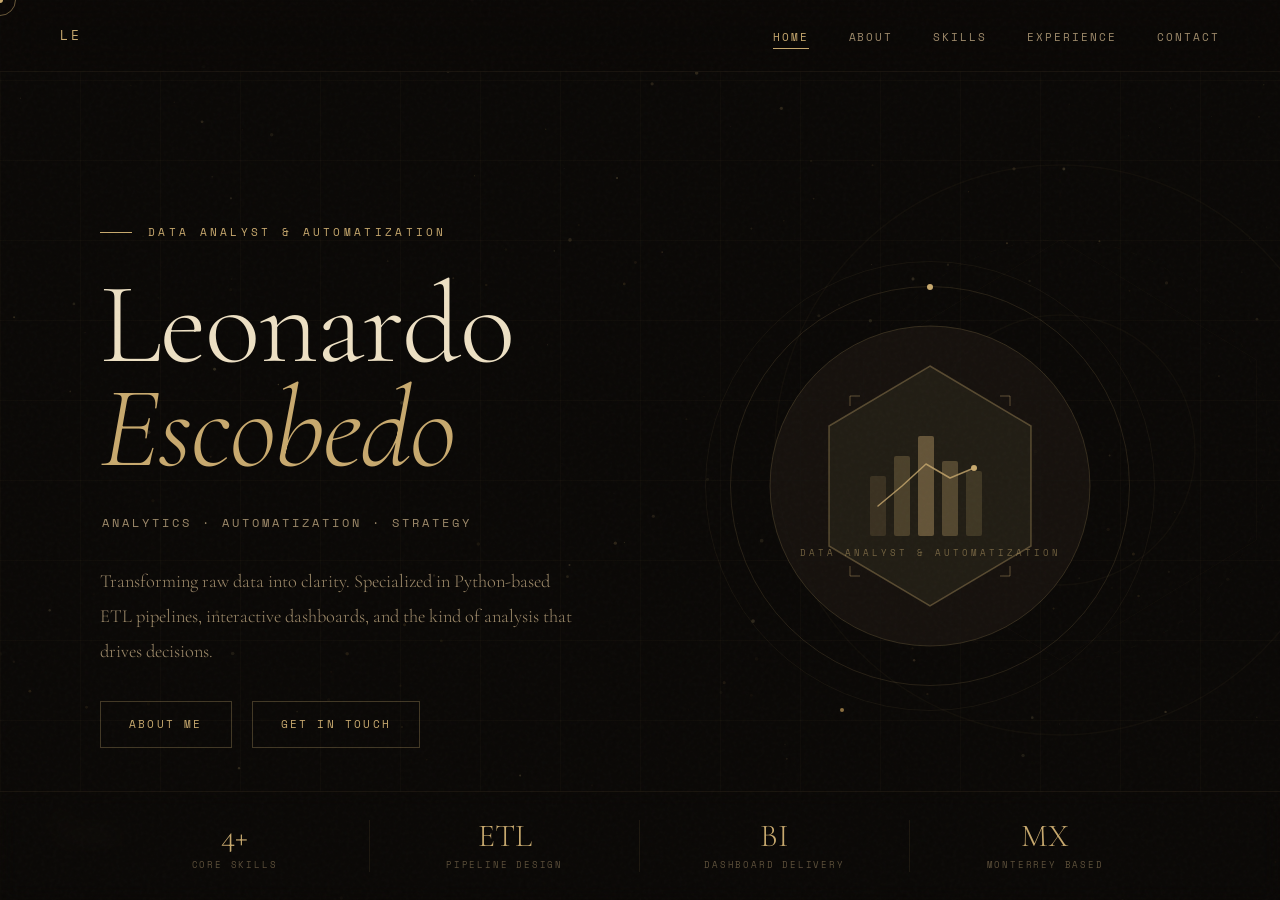
<file: index.html>
<!DOCTYPE html>
<html lang="en">
<head>
  <meta charset="UTF-8" />
  <meta name="viewport" content="width=device-width, initial-scale=1.0" />
  <title>Leonardo Escobedo — Data Analyst & Automatization</title>
  <link rel="stylesheet" href="style.css" />
  <style>
    .hero-section {
      min-height: 100vh;
      display: flex;
      align-items: center;
      position: relative;
      overflow: hidden;
      padding-top: var(--nav-height);
    }

    /* large decorative glyph */
    .hero-bg-glyph {
      position: absolute;
      right: -80px;
      top: 50%;
      transform: translateY(-50%);
      width: 600px;
      height: 600px;
      opacity: 0.04;
      pointer-events: none;
      z-index: 1;
    }

    .hero-content {
      position: relative;
      z-index: 3;
      max-width: 1200px;
      margin: 0 auto;
      padding: 0 60px;
      display: grid;
      grid-template-columns: 1fr 1fr;
      gap: 80px;
      align-items: center;
      width: 100%;
    }

    .hero-left {
      display: flex;
      flex-direction: column;
      gap: 32px;
    }

    .hero-eyebrow {
      font-family: var(--font-mono);
      font-size: 11px;
      letter-spacing: 0.3em;
      text-transform: uppercase;
      color: var(--sand);
      display: flex;
      align-items: center;
      gap: 16px;
    }

    .hero-eyebrow::before {
      content: '';
      display: block;
      width: 32px;
      height: 1px;
      background: var(--sand);
    }

    .hero-name {
      font-family: var(--font-serif);
      font-weight: 300;
      font-size: clamp(4rem, 9vw, 8rem);
      line-height: 0.9;
      color: var(--text-primary);
      letter-spacing: -0.01em;
    }

    .hero-name em {
      font-style: italic;
      color: var(--sand);
    }

    .hero-title {
      font-family: var(--font-mono);
      font-size: 12px;
      letter-spacing: 0.25em;
      text-transform: uppercase;
      color: var(--text-secondary);
      padding-left: 2px;
    }

    .hero-desc {
      font-family: var(--font-serif);
      font-size: 1.15rem;
      color: var(--text-secondary);
      line-height: 1.9;
      max-width: 480px;
    }

    .hero-cta {
      display: flex;
      gap: 20px;
      flex-wrap: wrap;
    }

    /* geometric avatar */
    .hero-right {
      display: flex;
      justify-content: center;
      align-items: center;
      position: relative;
    }

    .geo-avatar {
      position: relative;
      width: 340px;
      height: 340px;
    }

    .geo-avatar svg {
      width: 100%;
      height: 100%;
    }

    /* orbiting ring */
    .orbit-ring {
      position: absolute;
      inset: -30px;
      border: 1px solid rgba(200, 169, 110, 0.15);
      border-radius: 50%;
      animation: orbit 18s linear infinite;
    }

    .orbit-ring::after {
      content: '';
      position: absolute;
      width: 6px;
      height: 6px;
      background: var(--sand);
      border-radius: 50%;
      top: -3px;
      left: 50%;
      transform: translateX(-50%);
    }

    .orbit-ring-2 {
      position: absolute;
      inset: -55px;
      border: 1px solid rgba(200, 169, 110, 0.07);
      border-radius: 50%;
      animation: orbit 28s linear infinite reverse;
    }

    .orbit-ring-2::after {
      content: '';
      position: absolute;
      width: 4px;
      height: 4px;
      background: var(--sand-dim);
      border-radius: 50%;
      bottom: -2px;
      left: 30%;
    }

    @keyframes orbit {
      from { transform: rotate(0deg); }
      to   { transform: rotate(360deg); }
    }

    /* scroll hint */
    .scroll-hint {
      position: absolute;
      bottom: 40px;
      left: 60px;
      font-family: var(--font-mono);
      font-size: 10px;
      letter-spacing: 0.2em;
      text-transform: uppercase;
      color: var(--text-dim);
      display: flex;
      align-items: center;
      gap: 12px;
      z-index: 3;
    }

    .scroll-hint-line {
      width: 1px;
      height: 48px;
      background: linear-gradient(to bottom, var(--sand-dim), transparent);
      animation: scrollPulse 2s ease-in-out infinite;
    }

    @keyframes scrollPulse {
      0%, 100% { opacity: 0.4; }
      50% { opacity: 1; }
    }

    /* hero entrance animation */
    .hero-eyebrow  { animation: fadeUp 0.8s ease both 0.2s; }
    .hero-name     { animation: fadeUp 0.9s ease both 0.35s; }
    .hero-title    { animation: fadeUp 0.8s ease both 0.5s; }
    .hero-desc     { animation: fadeUp 0.8s ease both 0.65s; }
    .hero-cta      { animation: fadeUp 0.8s ease both 0.8s; }
    .geo-avatar    { animation: fadeIn 1.2s ease both 0.5s; }

    @keyframes fadeUp {
      from { opacity: 0; transform: translateY(28px); }
      to   { opacity: 1; transform: translateY(0); }
    }

    @keyframes fadeIn {
      from { opacity: 0; }
      to   { opacity: 1; }
    }

    /* stat strip */
    .stat-strip {
      position: absolute;
      bottom: 0;
      left: 0;
      right: 0;
      border-top: 1px solid rgba(200, 169, 110, 0.08);
      background: rgba(10, 8, 6, 0.5);
      backdrop-filter: blur(10px);
      display: flex;
      justify-content: center;
      z-index: 3;
    }

    .stat-strip-inner {
      max-width: 1200px;
      width: 100%;
      padding: 28px 60px;
      display: grid;
      grid-template-columns: repeat(4, 1fr);
      gap: 0;
    }

    .stat-item {
      text-align: center;
      padding: 0 20px;
      border-right: 1px solid rgba(200, 169, 110, 0.1);
      animation: fadeUp 0.8s ease both;
    }

    .stat-item:last-child { border-right: none; }
    .stat-item:nth-child(1) { animation-delay: 1s; }
    .stat-item:nth-child(2) { animation-delay: 1.1s; }
    .stat-item:nth-child(3) { animation-delay: 1.2s; }
    .stat-item:nth-child(4) { animation-delay: 1.3s; }

    .stat-number {
      font-family: var(--font-serif);
      font-size: 2rem;
      color: var(--sand);
      font-weight: 300;
      display: block;
      line-height: 1;
    }

    .stat-label {
      font-family: var(--font-mono);
      font-size: 9px;
      letter-spacing: 0.2em;
      text-transform: uppercase;
      color: var(--text-dim);
      margin-top: 6px;
      display: block;
    }

    @media (max-width: 768px) {
      .hero-content { grid-template-columns: 1fr; gap: 40px; padding: 0 24px; }
      .hero-right { display: none; }
      .stat-strip-inner { grid-template-columns: repeat(2, 1fr); padding: 20px 24px; }
      .scroll-hint { left: 24px; }
    }
  </style>
</head>
<body>

  <!-- Cursor -->
  <div class="cursor cursor-dot" style="position:fixed;z-index:9999;pointer-events:none;"></div>
  <div class="cursor cursor-ring" style="position:fixed;z-index:9998;pointer-events:none;"></div>

  <!-- Sand particles -->
  <canvas id="sand-canvas"></canvas>

  <!-- Navigation -->
  <nav>
    <a href="index.html" class="nav-logo">LE</a>
    <ul class="nav-links">
      <li><a href="index.html">Home</a></li>
      <li><a href="about.html">About</a></li>
      <li><a href="skills.html">Skills</a></li>
      <li><a href="experience.html">Experience</a></li>
      <li><a href="contact.html">Contact</a></li>
    </ul>
  </nav>

  <!-- Hero -->
  <section class="hero-section page">
    <div class="grid-bg"></div>

    <!-- decorative SVG glyph background -->
    <svg class="hero-bg-glyph" viewBox="0 0 400 400" fill="none" xmlns="http://www.w3.org/2000/svg">
      <circle cx="200" cy="200" r="190" stroke="#C8A96E" stroke-width="1"/>
      <circle cx="200" cy="200" r="140" stroke="#C8A96E" stroke-width="0.5" stroke-dasharray="4 8"/>
      <circle cx="200" cy="200" r="90"  stroke="#C8A96E" stroke-width="1"/>
      <line x1="10" y1="200" x2="390" y2="200" stroke="#C8A96E" stroke-width="0.5" stroke-dasharray="3 6"/>
      <line x1="200" y1="10" x2="200" y2="390" stroke="#C8A96E" stroke-width="0.5" stroke-dasharray="3 6"/>
      <polygon points="200,60 331,140 331,260 200,340 69,260 69,140" stroke="#C8A96E" stroke-width="0.5" fill="none"/>
    </svg>

    <div class="hero-content">
      <div class="hero-left">
        <span class="hero-eyebrow">Data Analyst & Automatization</span>
        <h1 class="hero-name">Leonardo<br><em>Escobedo</em></h1>
        <span class="hero-title">Analytics · Automatization · Strategy</span>
        <p class="hero-desc">
          Transforming raw data into clarity. Specialized in Python-based ETL pipelines,
          interactive dashboards, and the kind of analysis that drives decisions.
        </p>
        <div class="hero-cta">
          <a href="about.html" class="btn"><span>About me</span></a>
          <a href="contact.html" class="btn"><span>Get in touch</span></a>
        </div>
      </div>

      <div class="hero-right">
        <div class="geo-avatar">
          <div class="orbit-ring"></div>
          <div class="orbit-ring-2"></div>
          <svg viewBox="0 0 340 340" fill="none" xmlns="http://www.w3.org/2000/svg">
            <!-- background circle -->
            <circle cx="170" cy="170" r="160" fill="rgba(26,21,16,0.8)" stroke="rgba(200,169,110,0.2)" stroke-width="1"/>
            <!-- inner hexagon -->
            <polygon points="170,50 271,110 271,230 170,290 69,230 69,110"
              fill="rgba(35,30,22,0.9)" stroke="rgba(200,169,110,0.35)" stroke-width="1.5"/>
            <!-- data bars decorative -->
            <rect x="110" y="160" width="16" height="60" fill="rgba(200,169,110,0.15)" rx="2"/>
            <rect x="134" y="140" width="16" height="80" fill="rgba(200,169,110,0.25)" rx="2"/>
            <rect x="158" y="120" width="16" height="100" fill="rgba(200,169,110,0.4)" rx="2"/>
            <rect x="182" y="145" width="16" height="75" fill="rgba(200,169,110,0.3)" rx="2"/>
            <rect x="206" y="155" width="16" height="65" fill="rgba(200,169,110,0.18)" rx="2"/>
            <!-- trend line -->
            <polyline points="118,190 142,170 166,148 190,162 214,152"
              stroke="rgba(200,169,110,0.8)" stroke-width="1.5" fill="none" stroke-linecap="round" stroke-linejoin="round"/>
            <!-- dot on trend line -->
            <circle cx="214" cy="152" r="3" fill="var(--sand)"/>
            <!-- label -->
            <text x="170" y="240" text-anchor="middle"
              font-family="'Space Mono', monospace" font-size="9" fill="rgba(200,169,110,0.5)" letter-spacing="3">DATA ANALYST & AUTOMATIZATION</text>
            <!-- corner marks -->
            <line x1="90" y1="80" x2="100" y2="80" stroke="rgba(200,169,110,0.4)" stroke-width="1"/>
            <line x1="90" y1="80" x2="90" y2="90" stroke="rgba(200,169,110,0.4)" stroke-width="1"/>
            <line x1="250" y1="80" x2="240" y2="80" stroke="rgba(200,169,110,0.4)" stroke-width="1"/>
            <line x1="250" y1="80" x2="250" y2="90" stroke="rgba(200,169,110,0.4)" stroke-width="1"/>
            <line x1="90" y1="260" x2="100" y2="260" stroke="rgba(200,169,110,0.4)" stroke-width="1"/>
            <line x1="90" y1="260" x2="90" y2="250" stroke="rgba(200,169,110,0.4)" stroke-width="1"/>
            <line x1="250" y1="260" x2="240" y2="260" stroke="rgba(200,169,110,0.4)" stroke-width="1"/>
            <line x1="250" y1="260" x2="250" y2="250" stroke="rgba(200,169,110,0.4)" stroke-width="1"/>
          </svg>
        </div>
      </div>
    </div>

    <!-- scroll hint -->
    <div class="scroll-hint">
      <div class="scroll-hint-line"></div>
      Scroll
    </div>

    <!-- stat strip -->
    <div class="stat-strip">
      <div class="stat-strip-inner">
        <div class="stat-item">
          <span class="stat-number">4+</span>
          <span class="stat-label">Core Skills</span>
        </div>
        <div class="stat-item">
          <span class="stat-number">ETL</span>
          <span class="stat-label">Pipeline Design</span>
        </div>
        <div class="stat-item">
          <span class="stat-number">BI</span>
          <span class="stat-label">Dashboard Delivery</span>
        </div>
        <div class="stat-item">
          <span class="stat-number">MX</span>
          <span class="stat-label">Monterrey Based</span>
        </div>
      </div>
    </div>
  </section>

  <script src="main.js"></script>
  <script>
    // cursor elements for main.js compatibility
    const cursorDot  = document.querySelector('.cursor-dot');
    const cursorRing = document.querySelector('.cursor-ring');
    document.addEventListener('mousemove', e => {
      cursorDot.style.left  = e.clientX + 'px';
      cursorDot.style.top   = e.clientY + 'px';
    });
  </script>
</body>
</html>
</file>
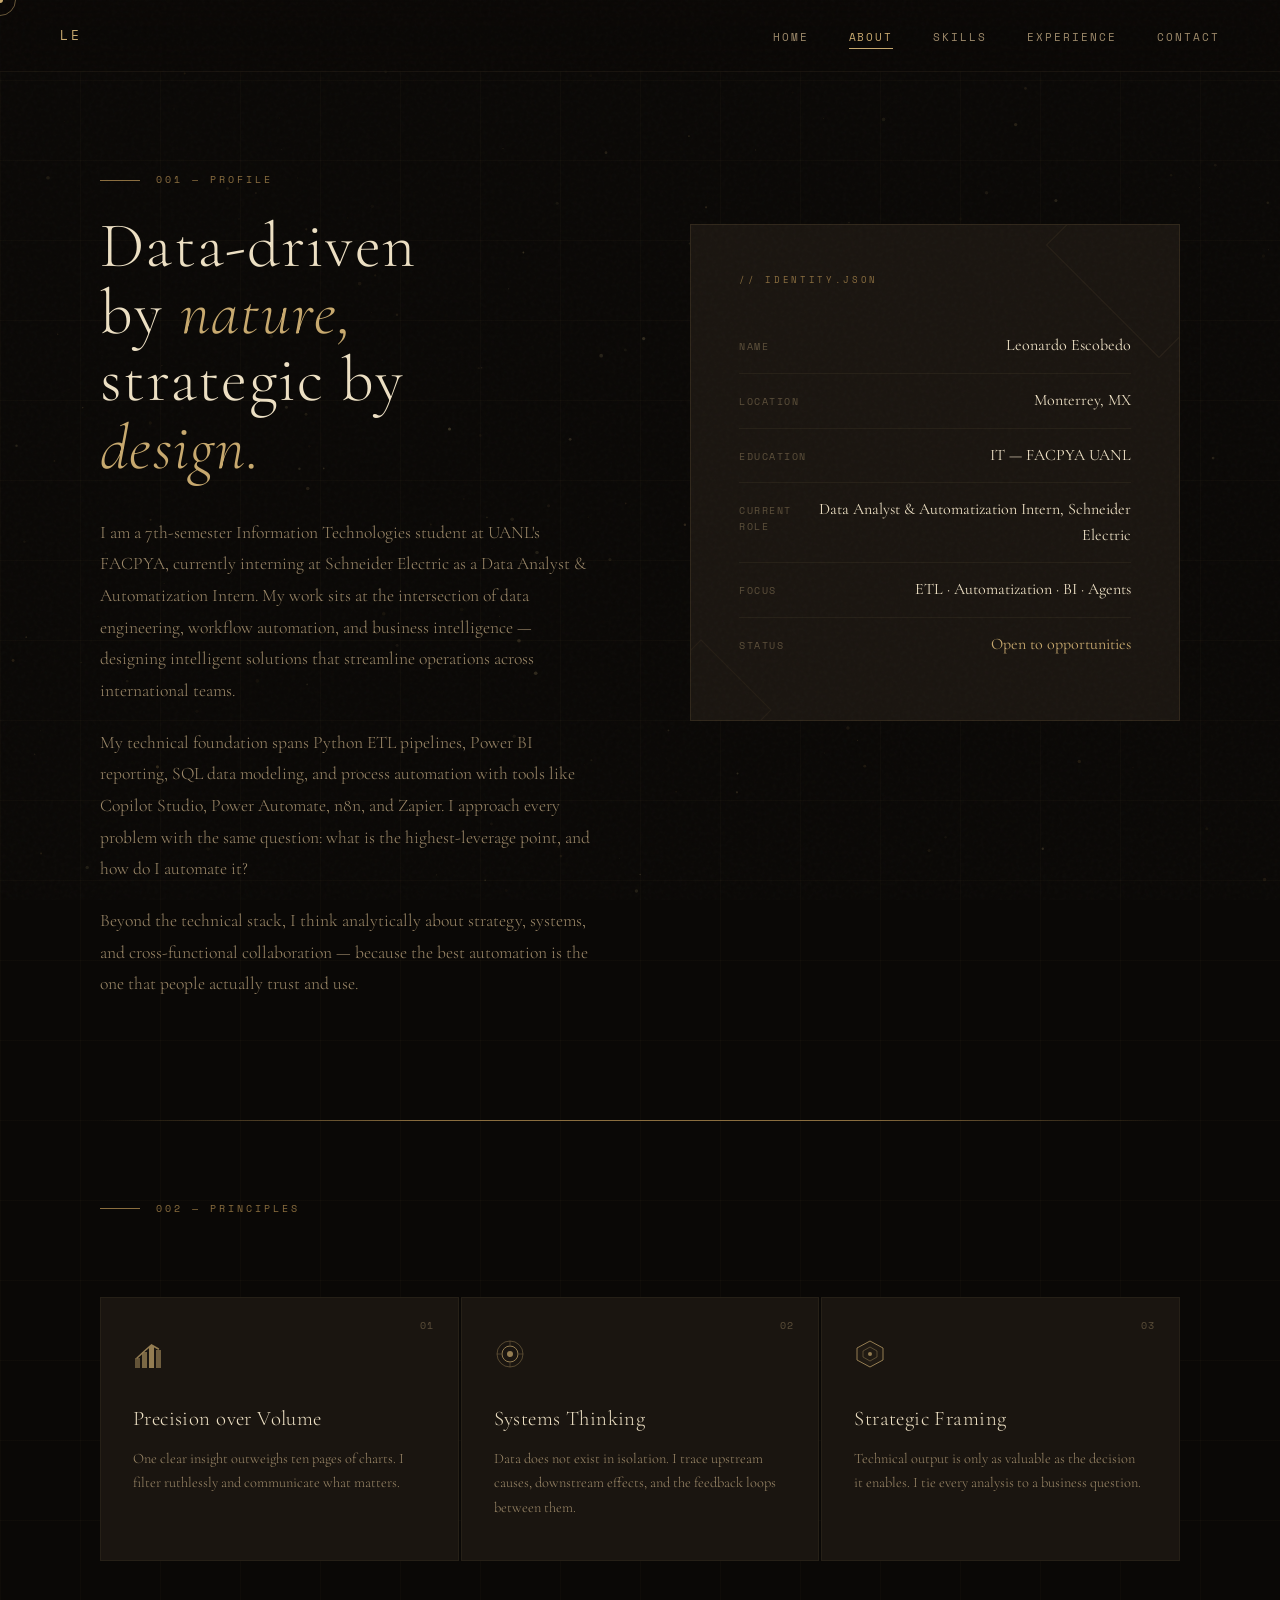
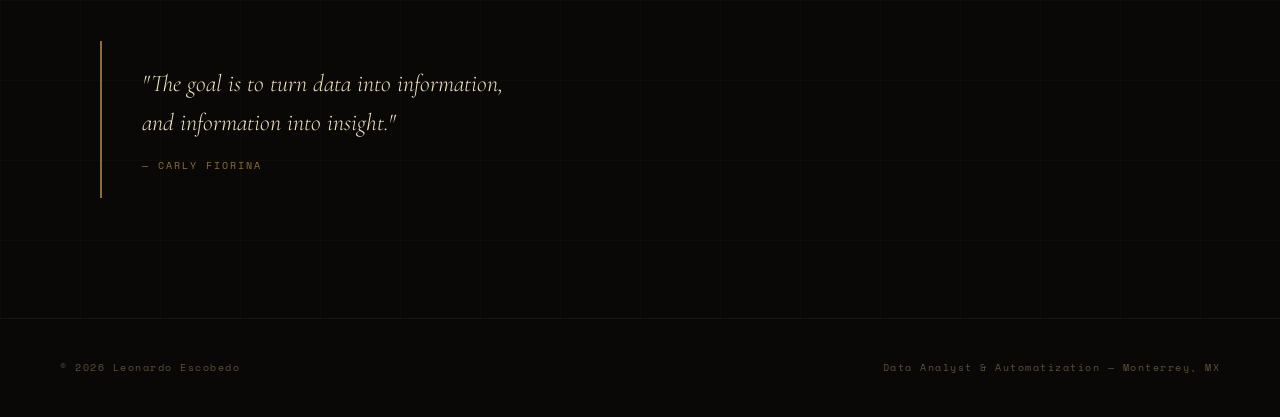
<file: about.html>
<!DOCTYPE html>
<html lang="en">
<head>
  <meta charset="UTF-8" />
  <meta name="viewport" content="width=device-width, initial-scale=1.0" />
  <title>About — Leonardo Escobedo</title>
  <link rel="stylesheet" href="style.css" />
  <style>
    .about-section {
      min-height: 100vh;
      padding: calc(var(--nav-height) + 100px) 0 120px;
      position: relative;
    }

    .about-grid {
      display: grid;
      grid-template-columns: 1fr 1fr;
      gap: 100px;
      align-items: start;
      margin-bottom: 100px;
    }

    .about-left h2 {
      font-family: var(--font-serif);
      font-size: clamp(2.5rem, 5vw, 4.5rem);
      font-weight: 300;
      line-height: 1.05;
      color: var(--text-primary);
      margin-bottom: 36px;
    }

    .about-left h2 em {
      font-style: italic;
      color: var(--sand);
    }

    .about-left p {
      margin-bottom: 20px;
    }

    .about-right {
      padding-top: 12px;
    }

    /* decorative geo panel */
    .geo-panel {
      background: var(--surface);
      border: 1px solid rgba(200, 169, 110, 0.12);
      padding: 48px;
      position: relative;
      overflow: hidden;
    }

    .geo-panel::before {
      content: '';
      position: absolute;
      top: -60px;
      right: -60px;
      width: 160px;
      height: 160px;
      border: 1px solid rgba(200, 169, 110, 0.08);
      transform: rotate(45deg);
    }

    .geo-panel::after {
      content: '';
      position: absolute;
      bottom: -40px;
      left: -40px;
      width: 100px;
      height: 100px;
      border: 1px solid rgba(200, 169, 110, 0.06);
      transform: rotate(45deg);
    }

    .panel-label {
      font-family: var(--font-mono);
      font-size: 9px;
      letter-spacing: 0.3em;
      text-transform: uppercase;
      color: var(--sand-dim);
      margin-bottom: 32px;
    }

    .info-row {
      display: flex;
      justify-content: space-between;
      align-items: baseline;
      padding: 14px 0;
      border-bottom: 1px solid rgba(200, 169, 110, 0.07);
    }

    .info-row:last-child { border-bottom: none; }

    .info-key {
      font-family: var(--font-mono);
      font-size: 10px;
      letter-spacing: 0.15em;
      text-transform: uppercase;
      color: var(--text-dim);
    }

    .info-val {
      font-family: var(--font-serif);
      font-size: 1rem;
      color: var(--text-primary);
      text-align: right;
    }

    /* values section */
    .values-grid {
      display: grid;
      grid-template-columns: repeat(3, 1fr);
      gap: 2px;
      margin-top: 80px;
    }

    .value-card {
      background: var(--surface);
      border: 1px solid rgba(200, 169, 110, 0.07);
      padding: 40px 32px;
      position: relative;
      overflow: hidden;
      transition: border-color var(--transition), background var(--transition);
    }

    .value-card:hover {
      border-color: rgba(200, 169, 110, 0.25);
      background: var(--surface2);
    }

    .value-card::before {
      content: attr(data-num);
      position: absolute;
      top: 20px;
      right: 24px;
      font-family: var(--font-mono);
      font-size: 10px;
      color: var(--text-dim);
      letter-spacing: 0.1em;
    }

    .value-icon {
      width: 32px;
      height: 32px;
      margin-bottom: 24px;
      opacity: 0.7;
    }

    .value-card h3 {
      font-family: var(--font-serif);
      font-size: 1.3rem;
      font-weight: 300;
      color: var(--text-primary);
      margin-bottom: 12px;
    }

    .value-card p {
      font-size: 0.9rem;
      line-height: 1.7;
    }

    /* quote */
    .quote-block {
      border-left: 2px solid var(--sand-dim);
      padding: 24px 0 24px 40px;
      margin: 80px 0 0;
    }

    .quote-block blockquote {
      font-family: var(--font-serif);
      font-size: 1.5rem;
      font-weight: 300;
      font-style: italic;
      color: var(--text-primary);
      line-height: 1.6;
    }

    .quote-block cite {
      display: block;
      margin-top: 16px;
      font-family: var(--font-mono);
      font-size: 10px;
      letter-spacing: 0.2em;
      color: var(--sand-dim);
      text-transform: uppercase;
      font-style: normal;
    }

    @media (max-width: 768px) {
      .about-grid { grid-template-columns: 1fr; gap: 48px; }
      .values-grid { grid-template-columns: 1fr; }
    }
  </style>
</head>
<body>

  <div class="cursor cursor-dot" style="position:fixed;z-index:9999;pointer-events:none;"></div>
  <div class="cursor cursor-ring" style="position:fixed;z-index:9998;pointer-events:none;"></div>
  <canvas id="sand-canvas"></canvas>

  <nav>
    <a href="index.html" class="nav-logo">LE</a>
    <ul class="nav-links">
      <li><a href="index.html">Home</a></li>
      <li><a href="about.html">About</a></li>
      <li><a href="skills.html">Skills</a></li>
      <li><a href="experience.html">Experience</a></li>
      <li><a href="contact.html">Contact</a></li>
    </ul>
  </nav>

  <section class="about-section page">
    <div class="grid-bg"></div>
    <div class="container">

      <div class="section-label reveal">001 — Profile</div>

      <div class="about-grid">
        <div class="about-left">
          <h2 class="reveal">
            Data-driven<br>
            by <em>nature,</em><br>
            strategic by<br>
            <em>design.</em>
          </h2>
          <p class="reveal reveal-delay-1">
            I am a 7th-semester Information Technologies student at UANL's FACPYA,
            currently interning at Schneider Electric as a Data Analyst &amp; Automatization Intern.
            My work sits at the intersection of data engineering, workflow automation,
            and business intelligence — designing intelligent solutions that streamline
            operations across international teams.
          </p>
          <p class="reveal reveal-delay-2">
            My technical foundation spans Python ETL pipelines, Power BI reporting,
            SQL data modeling, and process automation with tools like Copilot Studio,
            Power Automate, n8n, and Zapier. I approach every problem with the same question:
            what is the highest-leverage point, and how do I automate it?
          </p>
          <p class="reveal reveal-delay-3">
            Beyond the technical stack, I think analytically about strategy, systems,
            and cross-functional collaboration — because the best automation is the one
            that people actually trust and use.
          </p>
        </div>

        <div class="about-right reveal reveal-delay-2">
          <div class="geo-panel">
            <div class="panel-label">// identity.json</div>
            <div class="info-row">
              <span class="info-key">Name</span>
              <span class="info-val">Leonardo Escobedo</span>
            </div>
            <div class="info-row">
              <span class="info-key">Location</span>
              <span class="info-val">Monterrey, MX</span>
            </div>
            <div class="info-row">
              <span class="info-key">Education</span>
              <span class="info-val">IT — FACPYA UANL</span>
            </div>
            <div class="info-row">
              <span class="info-key">Current Role</span>
              <span class="info-val">Data Analyst &amp; Automatization Intern, Schneider Electric</span>
            </div>
            <div class="info-row">
              <span class="info-key">Focus</span>
              <span class="info-val">ETL · Automatization · BI · Agents</span>
            </div>
            <div class="info-row">
              <span class="info-key">Status</span>
              <span class="info-val" style="color: var(--sand);">Open to opportunities</span>
            </div>
          </div>
        </div>
      </div>

      <div class="divider reveal"></div>

      <div class="section-label reveal">002 — Principles</div>

      <div class="values-grid">
        <div class="value-card reveal" data-num="01">
          <svg class="value-icon" viewBox="0 0 32 32" fill="none">
            <rect x="2" y="20" width="5" height="10" fill="rgba(200,169,110,0.6)"/>
            <rect x="9" y="14" width="5" height="16" fill="rgba(200,169,110,0.8)"/>
            <rect x="16" y="8" width="5" height="22" fill="var(--sand)"/>
            <rect x="23" y="12" width="5" height="18" fill="rgba(200,169,110,0.7)"/>
            <polyline points="4,20 11.5,13 18.5,7 25.5,11" stroke="var(--sand)" stroke-width="1.5" fill="none" stroke-linecap="round"/>
          </svg>
          <h3>Precision over Volume</h3>
          <p>One clear insight outweighs ten pages of charts. I filter ruthlessly and communicate what matters.</p>
        </div>
        <div class="value-card reveal reveal-delay-1" data-num="02">
          <svg class="value-icon" viewBox="0 0 32 32" fill="none">
            <circle cx="16" cy="16" r="13" stroke="rgba(200,169,110,0.5)" stroke-width="1"/>
            <circle cx="16" cy="16" r="8" stroke="var(--sand)" stroke-width="1"/>
            <circle cx="16" cy="16" r="3" fill="var(--sand)"/>
            <line x1="16" y1="3" x2="16" y2="7" stroke="rgba(200,169,110,0.4)" stroke-width="1"/>
            <line x1="16" y1="25" x2="16" y2="29" stroke="rgba(200,169,110,0.4)" stroke-width="1"/>
            <line x1="3" y1="16" x2="7" y2="16" stroke="rgba(200,169,110,0.4)" stroke-width="1"/>
            <line x1="25" y1="16" x2="29" y2="16" stroke="rgba(200,169,110,0.4)" stroke-width="1"/>
          </svg>
          <h3>Systems Thinking</h3>
          <p>Data does not exist in isolation. I trace upstream causes, downstream effects, and the feedback loops between them.</p>
        </div>
        <div class="value-card reveal reveal-delay-2" data-num="03">
          <svg class="value-icon" viewBox="0 0 32 32" fill="none">
            <polygon points="16,3 29,10 29,22 16,29 3,22 3,10" stroke="var(--sand)" stroke-width="1" fill="rgba(200,169,110,0.05)"/>
            <polygon points="16,9 23,13 23,19 16,23 9,19 9,13" stroke="rgba(200,169,110,0.5)" stroke-width="1" fill="none"/>
            <circle cx="16" cy="16" r="2" fill="var(--sand)"/>
          </svg>
          <h3>Strategic Framing</h3>
          <p>Technical output is only as valuable as the decision it enables. I tie every analysis to a business question.</p>
        </div>
      </div>

      <div class="quote-block reveal">
        <blockquote>
          "The goal is to turn data into information,<br>
          and information into insight."
        </blockquote>
        <cite>— Carly Fiorina</cite>
      </div>

    </div>
  </section>

  <footer>
    <p>© 2026 Leonardo Escobedo</p>
    <p>Data Analyst &amp; Automatization — Monterrey, MX</p>
  </footer>

  <script src="main.js"></script>
</body>
</html>
</file>
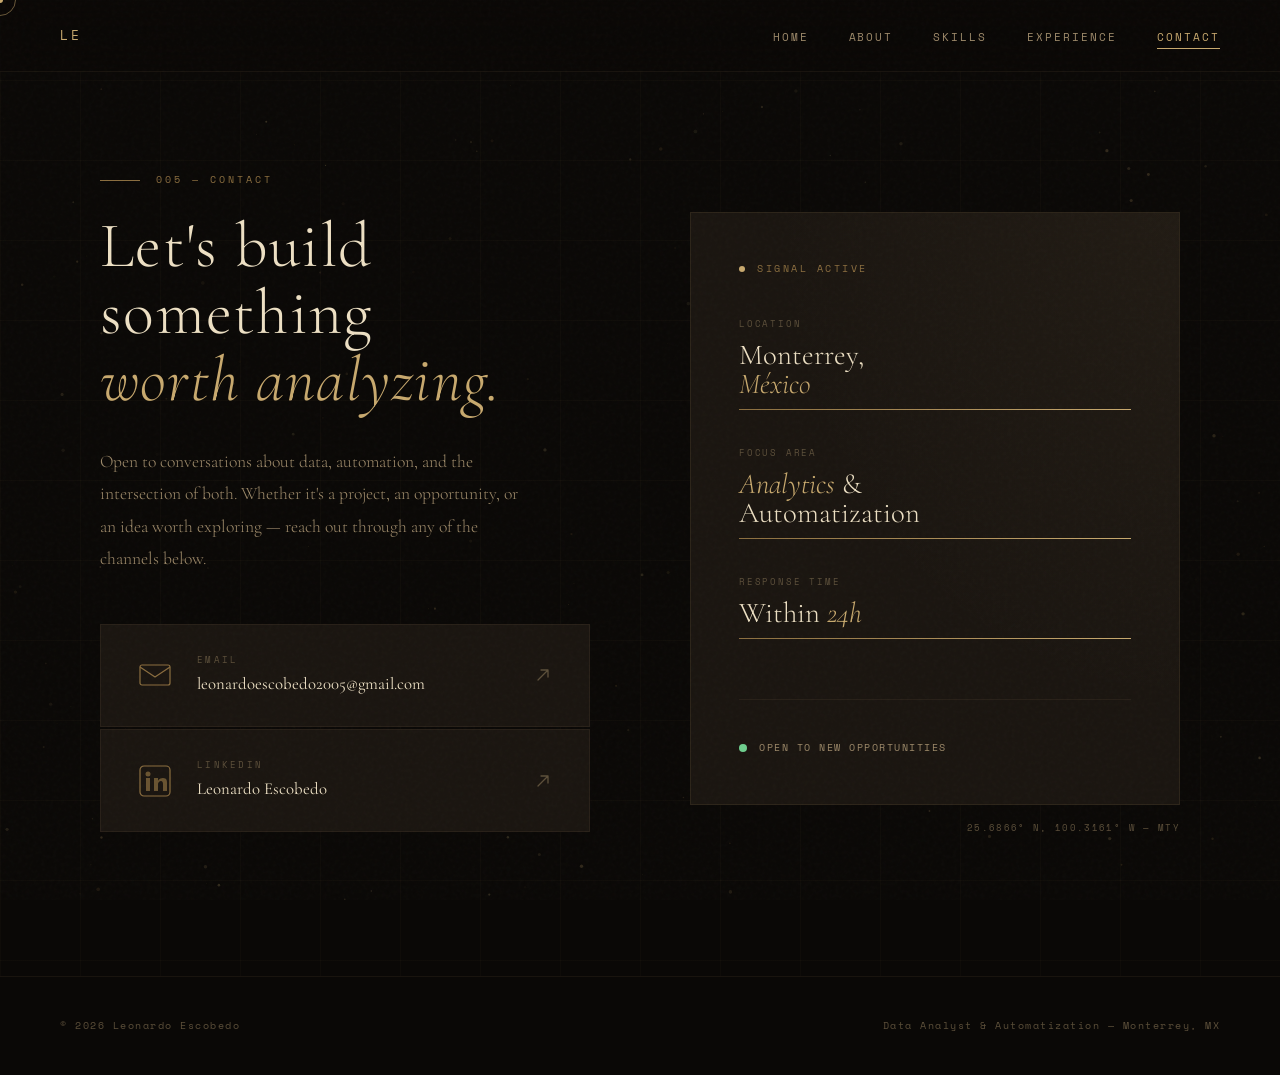
<file: contact.html>
<!DOCTYPE html>
<html lang="en">
<head>
  <meta charset="UTF-8" />
  <meta name="viewport" content="width=device-width, initial-scale=1.0" />
  <title>Contact — Leonardo Escobedo</title>
  <link rel="stylesheet" href="style.css" />
  <style>
    .contact-section {
      min-height: 100vh;
      padding: calc(var(--nav-height) + 100px) 0 140px;
      position: relative;
      display: flex;
      align-items: center;
    }

    .contact-inner {
      width: 100%;
    }

    .contact-grid {
      display: grid;
      grid-template-columns: 1fr 1fr;
      gap: 100px;
      align-items: start;
    }

    .contact-left h2 {
      font-family: var(--font-serif);
      font-size: clamp(2.5rem, 5vw, 4.5rem);
      font-weight: 300;
      line-height: 1.05;
      margin-bottom: 32px;
    }

    .contact-left h2 em {
      font-style: italic;
      color: var(--sand);
    }

    .contact-left p {
      font-family: var(--font-serif);
      font-size: 1.1rem;
      color: var(--text-secondary);
      line-height: 1.85;
      margin-bottom: 48px;
      max-width: 420px;
    }

    /* link cards */
    .contact-links {
      display: flex;
      flex-direction: column;
      gap: 2px;
    }

    .contact-link-card {
      display: flex;
      align-items: center;
      justify-content: space-between;
      padding: 28px 36px;
      background: var(--surface);
      border: 1px solid rgba(200, 169, 110, 0.08);
      text-decoration: none;
      position: relative;
      overflow: hidden;
      transition: all var(--transition);
      cursor: none;
    }

    .contact-link-card::before {
      content: '';
      position: absolute;
      inset: 0;
      background: linear-gradient(90deg, rgba(200,169,110,0.05) 0%, transparent 100%);
      transform: scaleX(0);
      transform-origin: left;
      transition: transform var(--transition);
    }

    .contact-link-card:hover {
      border-color: rgba(200, 169, 110, 0.3);
    }

    .contact-link-card:hover::before {
      transform: scaleX(1);
    }

    .contact-link-left {
      display: flex;
      align-items: center;
      gap: 24px;
      position: relative;
      z-index: 1;
    }

    .contact-link-icon {
      width: 36px;
      height: 36px;
      color: var(--sand-dim);
      transition: color var(--transition);
    }

    .contact-link-card:hover .contact-link-icon {
      color: var(--sand);
    }

    .contact-link-platform {
      font-family: var(--font-mono);
      font-size: 9px;
      letter-spacing: 0.25em;
      text-transform: uppercase;
      color: var(--text-dim);
      margin-bottom: 4px;
    }

    .contact-link-value {
      font-family: var(--font-serif);
      font-size: 1.05rem;
      color: var(--text-primary);
      transition: color var(--transition);
    }

    .contact-link-card:hover .contact-link-value {
      color: var(--sand-light);
    }

    .contact-link-arrow {
      width: 20px;
      height: 20px;
      color: var(--text-dim);
      transition: all var(--transition);
      position: relative;
      z-index: 1;
    }

    .contact-link-card:hover .contact-link-arrow {
      color: var(--sand);
      transform: translate(4px, -4px);
    }

    /* right side — decorative data panel */
    .contact-right {
      position: relative;
    }

    .signal-panel {
      background: var(--surface);
      border: 1px solid rgba(200, 169, 110, 0.1);
      padding: 48px;
      position: relative;
      overflow: hidden;
    }

    .signal-panel::before {
      content: '';
      position: absolute;
      inset: 0;
      background: radial-gradient(ellipse at top right, rgba(200,169,110,0.04) 0%, transparent 60%);
      pointer-events: none;
    }

    .signal-header {
      font-family: var(--font-mono);
      font-size: 10px;
      letter-spacing: 0.25em;
      text-transform: uppercase;
      color: var(--sand-dim);
      margin-bottom: 40px;
      display: flex;
      align-items: center;
      gap: 12px;
    }

    .signal-header::before {
      content: '';
      width: 6px;
      height: 6px;
      background: var(--sand);
      border-radius: 50%;
      animation: pulse 2s ease-in-out infinite;
    }

    @keyframes pulse {
      0%, 100% { opacity: 1; box-shadow: 0 0 0 0 rgba(200,169,110,0.4); }
      50% { opacity: 0.7; box-shadow: 0 0 0 6px rgba(200,169,110,0); }
    }

    .signal-stat {
      margin-bottom: 36px;
    }

    .signal-stat:last-child { margin-bottom: 0; }

    .signal-stat-label {
      font-family: var(--font-mono);
      font-size: 9px;
      letter-spacing: 0.2em;
      text-transform: uppercase;
      color: var(--text-dim);
      margin-bottom: 10px;
    }

    .signal-stat-value {
      font-family: var(--font-serif);
      font-size: 1.8rem;
      font-weight: 300;
      color: var(--text-primary);
      line-height: 1;
    }

    .signal-stat-value em {
      font-style: italic;
      color: var(--sand);
    }

    .signal-bar {
      margin-top: 10px;
      height: 1px;
      background: rgba(200,169,110,0.08);
      position: relative;
      overflow: hidden;
    }

    .signal-bar-fill {
      height: 100%;
      background: linear-gradient(90deg, var(--sand-dim), var(--sand));
      animation: scan 3s ease-in-out infinite;
    }

    @keyframes scan {
      0%   { width: 0%; margin-left: 0; }
      50%  { width: 70%; }
      100% { width: 0%; margin-left: 100%; }
    }

    /* availability badge */
    .availability {
      display: flex;
      align-items: center;
      gap: 12px;
      margin-top: 60px;
      padding-top: 40px;
      border-top: 1px solid rgba(200, 169, 110, 0.08);
    }

    .avail-dot {
      width: 8px;
      height: 8px;
      background: #6fcf8e;
      border-radius: 50%;
      animation: pulse 2s ease-in-out infinite;
    }

    .avail-text {
      font-family: var(--font-mono);
      font-size: 10px;
      letter-spacing: 0.15em;
      text-transform: uppercase;
      color: var(--text-secondary);
    }

    @media (max-width: 768px) {
      .contact-grid { grid-template-columns: 1fr; gap: 48px; }
      .contact-section { padding-top: calc(var(--nav-height) + 60px); align-items: flex-start; }
    }
  </style>
</head>
<body>

  <div class="cursor cursor-dot" style="position:fixed;z-index:9999;pointer-events:none;"></div>
  <div class="cursor cursor-ring" style="position:fixed;z-index:9998;pointer-events:none;"></div>
  <canvas id="sand-canvas"></canvas>

  <nav>
    <a href="index.html" class="nav-logo">LE</a>
    <ul class="nav-links">
      <li><a href="index.html">Home</a></li>
      <li><a href="about.html">About</a></li>
      <li><a href="skills.html">Skills</a></li>
      <li><a href="experience.html">Experience</a></li>
      <li><a href="contact.html">Contact</a></li>
    </ul>
  </nav>

  <section class="contact-section page">
    <div class="grid-bg"></div>
    <div class="container contact-inner">

      <div class="section-label reveal">005 — Contact</div>

      <div class="contact-grid">

        <div class="contact-left">
          <h2 class="reveal">
            Let's build<br>
            something<br>
            <em>worth analyzing.</em>
          </h2>
          <p class="reveal reveal-delay-1">
            Open to conversations about data, automation, and the intersection of both.
            Whether it's a project, an opportunity, or an idea worth exploring —
            reach out through any of the channels below.
          </p>

          <div class="contact-links">

            <!-- Email -->
            <a href="mailto:leonardo@example.com" class="contact-link-card reveal reveal-delay-1">
              <div class="contact-link-left">
                <svg class="contact-link-icon" viewBox="0 0 36 36" fill="none">
                  <rect x="3" y="8" width="30" height="20" rx="2" stroke="currentColor" stroke-width="1.2" fill="none"/>
                  <polyline points="3,10 18,20 33,10" stroke="currentColor" stroke-width="1.2" fill="none" stroke-linejoin="round"/>
                </svg>
                <div>
                  <div class="contact-link-platform">Email</div>
                  <div class="contact-link-value">leonardoescobedo2005@gmail.com</div>
                </div>
              </div>
              <svg class="contact-link-arrow" viewBox="0 0 20 20" fill="none">
                <path d="M5 15L15 5M15 5H8M15 5V12" stroke="currentColor" stroke-width="1.3" stroke-linecap="round"/>
              </svg>
            </a>

            <!-- LinkedIn -->
            <a href="https://linkedin.com/in/leonardo-escobedo" target="_blank" class="contact-link-card reveal reveal-delay-2">
              <div class="contact-link-left">
                <svg class="contact-link-icon" viewBox="0 0 36 36" fill="none">
                  <rect x="3" y="3" width="30" height="30" rx="4" stroke="currentColor" stroke-width="1.2" fill="none"/>
                  <rect x="9" y="15" width="4" height="13" fill="currentColor" opacity="0.7"/>
                  <circle cx="11" cy="11" r="2.5" fill="currentColor" opacity="0.7"/>
                  <path d="M17 15h4v3s1-3 5-3c4 0 4 3 4 5v8h-4v-7c0-1.5-0.5-3-2-3s-3 1.5-3 3v7h-4V15z" fill="currentColor" opacity="0.7"/>
                </svg>
                <div>
                  <div class="contact-link-platform">LinkedIn</div>
                  <div class="contact-link-value">Leonardo Escobedo</div>
                </div>
              </div>
              <svg class="contact-link-arrow" viewBox="0 0 20 20" fill="none">
                <path d="M5 15L15 5M15 5H8M15 5V12" stroke="currentColor" stroke-width="1.3" stroke-linecap="round"/>
              </svg>
            </a>



          </div>
        </div>

        <!-- right: signal panel -->
        <div class="contact-right reveal reveal-delay-2">
          <div class="signal-panel">
            <div class="signal-header">Signal active</div>

            <div class="signal-stat">
              <div class="signal-stat-label">Location</div>
              <div class="signal-stat-value">Monterrey,<br><em>México</em></div>
              <div class="signal-bar"><div class="signal-bar-fill"></div></div>
            </div>

            <div class="signal-stat">
              <div class="signal-stat-label">Focus Area</div>
              <div class="signal-stat-value"><em>Analytics</em> &<br>Automatization</div>
              <div class="signal-bar" style="animation-delay:0.5s"><div class="signal-bar-fill" style="animation-delay:0.5s"></div></div>
            </div>

            <div class="signal-stat">
              <div class="signal-stat-label">Response Time</div>
              <div class="signal-stat-value">Within <em>24h</em></div>
              <div class="signal-bar" style="animation-delay:1s"><div class="signal-bar-fill" style="animation-delay:1s"></div></div>
            </div>

            <div class="availability">
              <div class="avail-dot"></div>
              <span class="avail-text">Open to new opportunities</span>
            </div>
          </div>

          <!-- coordinates decoration -->
          <div style="margin-top:16px; display:flex; justify-content:flex-end;">
            <span style="font-family:var(--font-mono); font-size:9px; letter-spacing:0.15em; color:var(--text-dim);">
              25.6866° N, 100.3161° W — MTY
            </span>
          </div>
        </div>

      </div>

    </div>
  </section>

  <footer>
    <p>© 2026 Leonardo Escobedo</p>
    <p>Data Analyst &amp; Automatization — Monterrey, MX</p>
  </footer>

  <script src="main.js"></script>
</body>
</html>
</file>
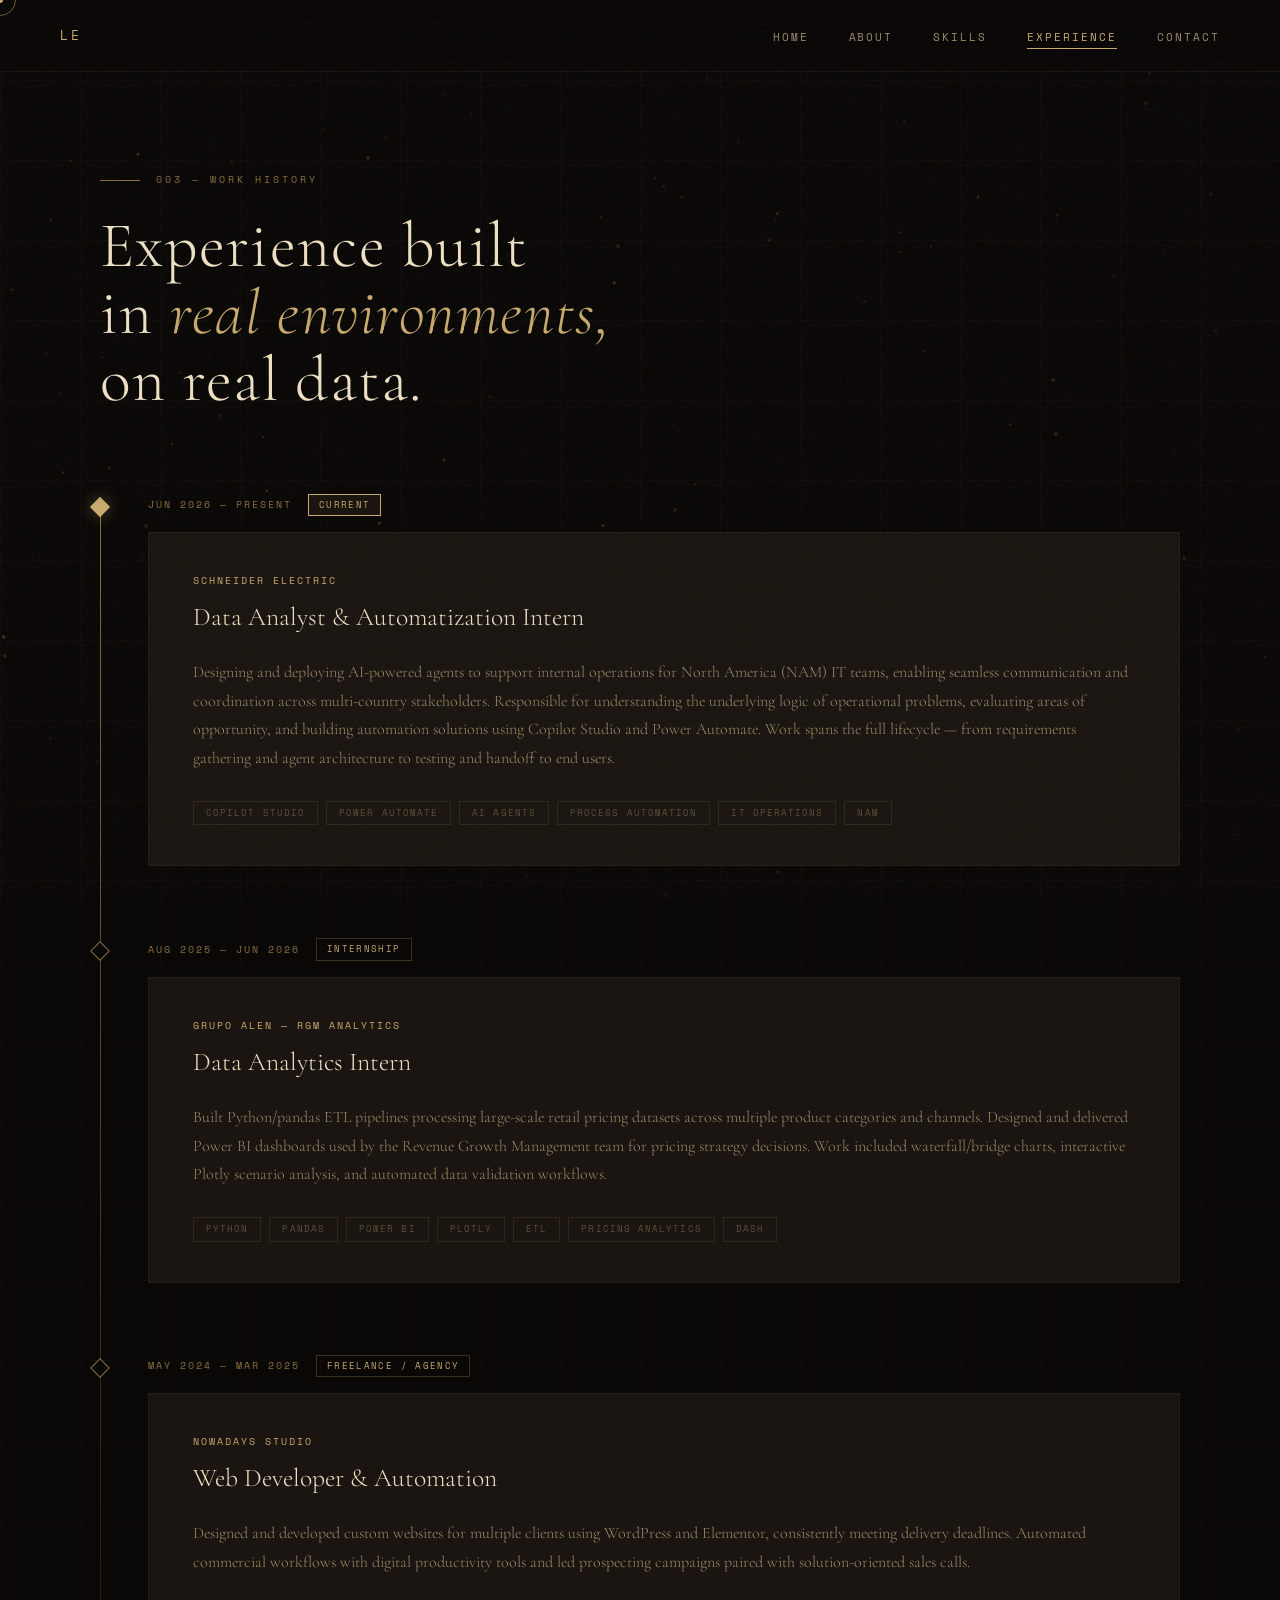
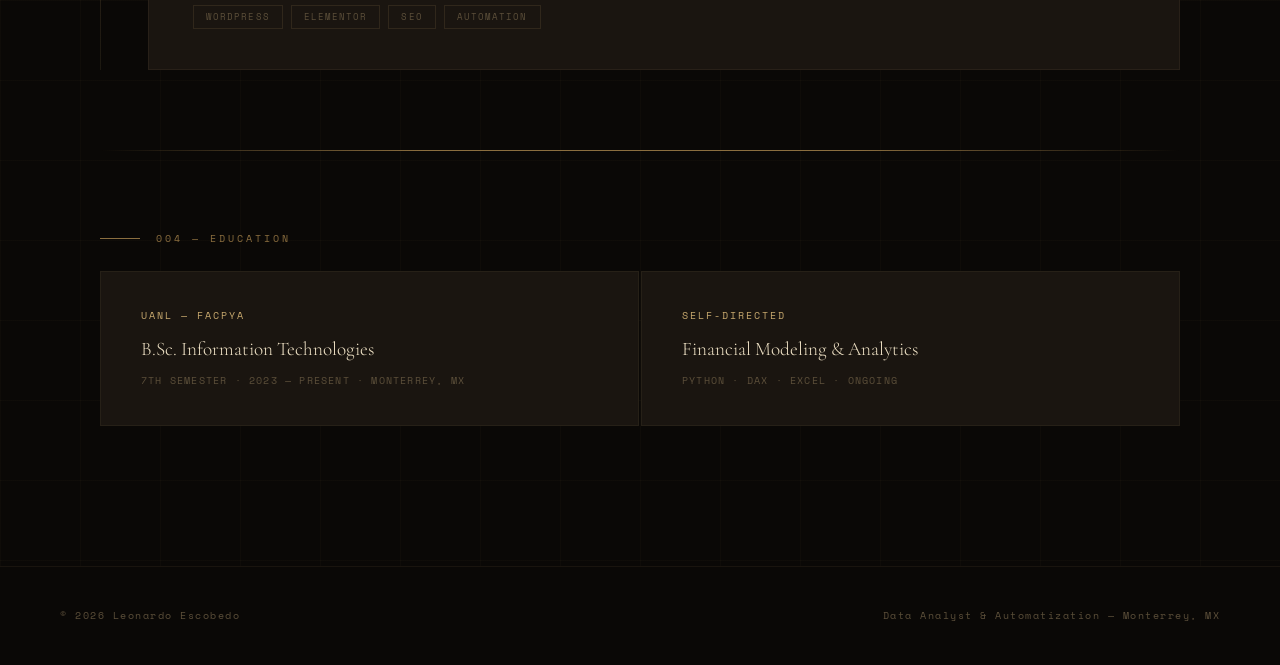
<file: experience.html>
<!DOCTYPE html>
<html lang="en">
<head>
  <meta charset="UTF-8" />
  <meta name="viewport" content="width=device-width, initial-scale=1.0" />
  <title>Experience — Leonardo Escobedo</title>
  <link rel="stylesheet" href="style.css" />
  <style>
    .exp-section {
      min-height: 100vh;
      padding: calc(var(--nav-height) + 100px) 0 140px;
      position: relative;
    }

    .exp-header {
      margin-bottom: 80px;
    }

    .exp-header h2 {
      font-family: var(--font-serif);
      font-size: clamp(2.5rem, 5vw, 4.5rem);
      font-weight: 300;
      line-height: 1.05;
    }

    .exp-header h2 em {
      font-style: italic;
      color: var(--sand);
    }

    /* timeline */
    .timeline {
      position: relative;
      padding-left: 48px;
    }

    .timeline::before {
      content: '';
      position: absolute;
      left: 0;
      top: 12px;
      bottom: 0;
      width: 1px;
      background: linear-gradient(to bottom, var(--sand-dim) 0%, rgba(200,169,110,0.1) 100%);
    }

    .timeline-item {
      position: relative;
      margin-bottom: 72px;
    }

    .timeline-item:last-child {
      margin-bottom: 0;
    }

    /* dot */
    .timeline-dot {
      position: absolute;
      left: -55px;
      top: 6px;
      width: 14px;
      height: 14px;
      border: 1px solid var(--sand-dim);
      background: var(--obsidian);
      transform: rotate(45deg);
      transition: all var(--transition);
    }

    .timeline-item:hover .timeline-dot {
      background: var(--sand);
      border-color: var(--sand);
    }

    .timeline-item.current .timeline-dot {
      background: var(--sand);
      border-color: var(--sand);
      box-shadow: 0 0 16px rgba(200, 169, 110, 0.4);
    }

    .timeline-meta {
      display: flex;
      align-items: center;
      gap: 16px;
      margin-bottom: 16px;
    }

    .timeline-date {
      font-family: var(--font-mono);
      font-size: 10px;
      letter-spacing: 0.2em;
      text-transform: uppercase;
      color: var(--sand-dim);
    }

    .timeline-badge {
      font-family: var(--font-mono);
      font-size: 9px;
      letter-spacing: 0.15em;
      text-transform: uppercase;
      padding: 3px 10px;
      border: 1px solid rgba(200, 169, 110, 0.25);
      color: var(--sand);
    }

    .timeline-badge.current {
      background: rgba(200, 169, 110, 0.08);
      border-color: var(--sand);
    }

    .timeline-content {
      background: var(--surface);
      border: 1px solid rgba(200, 169, 110, 0.08);
      padding: 40px 44px;
      position: relative;
      overflow: hidden;
      transition: border-color var(--transition);
    }

    .timeline-item:hover .timeline-content {
      border-color: rgba(200, 169, 110, 0.22);
    }

    .timeline-content::before {
      content: '';
      position: absolute;
      top: 0;
      left: 0;
      width: 3px;
      height: 0;
      background: var(--sand);
      transition: height 0.5s ease;
    }

    .timeline-item:hover .timeline-content::before {
      height: 100%;
    }

    .timeline-company {
      font-family: var(--font-mono);
      font-size: 10px;
      letter-spacing: 0.2em;
      text-transform: uppercase;
      color: var(--sand);
      margin-bottom: 8px;
    }

    .timeline-role {
      font-family: var(--font-serif);
      font-size: 1.6rem;
      font-weight: 300;
      color: var(--text-primary);
      margin-bottom: 20px;
    }

    .timeline-desc {
      font-family: var(--font-serif);
      font-size: 1rem;
      color: var(--text-secondary);
      line-height: 1.8;
      margin-bottom: 28px;
    }

    .timeline-tags {
      display: flex;
      flex-wrap: wrap;
      gap: 8px;
    }

    .timeline-tag {
      font-family: var(--font-mono);
      font-size: 9px;
      letter-spacing: 0.12em;
      text-transform: uppercase;
      color: var(--text-dim);
      border: 1px solid rgba(200, 169, 110, 0.12);
      padding: 4px 12px;
      transition: all var(--transition);
    }

    .timeline-item:hover .timeline-tag {
      border-color: rgba(200, 169, 110, 0.25);
      color: var(--sand-dim);
    }

    /* education section */
    .education-grid {
      display: grid;
      grid-template-columns: repeat(2, 1fr);
      gap: 2px;
      margin-top: 24px;
    }

    .edu-card {
      background: var(--surface);
      border: 1px solid rgba(200, 169, 110, 0.07);
      padding: 36px 40px;
      transition: all var(--transition);
    }

    .edu-card:hover {
      border-color: rgba(200, 169, 110, 0.2);
      background: var(--surface2);
    }

    .edu-school {
      font-family: var(--font-mono);
      font-size: 10px;
      letter-spacing: 0.2em;
      text-transform: uppercase;
      color: var(--sand);
      margin-bottom: 10px;
    }

    .edu-degree {
      font-family: var(--font-serif);
      font-size: 1.2rem;
      font-weight: 300;
      color: var(--text-primary);
      margin-bottom: 8px;
    }

    .edu-detail {
      font-family: var(--font-mono);
      font-size: 10px;
      letter-spacing: 0.12em;
      color: var(--text-dim);
      text-transform: uppercase;
    }

    @media (max-width: 768px) {
      .timeline { padding-left: 24px; }
      .timeline-dot { left: -31px; }
      .timeline-content { padding: 28px 24px; }
      .education-grid { grid-template-columns: 1fr; }
    }
  </style>
</head>
<body>

  <div class="cursor cursor-dot" style="position:fixed;z-index:9999;pointer-events:none;"></div>
  <div class="cursor cursor-ring" style="position:fixed;z-index:9998;pointer-events:none;"></div>
  <canvas id="sand-canvas"></canvas>

  <nav>
    <a href="index.html" class="nav-logo">LE</a>
    <ul class="nav-links">
      <li><a href="index.html">Home</a></li>
      <li><a href="about.html">About</a></li>
      <li><a href="skills.html">Skills</a></li>
      <li><a href="experience.html">Experience</a></li>
      <li><a href="contact.html">Contact</a></li>
    </ul>
  </nav>

  <section class="exp-section page">
    <div class="grid-bg"></div>
    <div class="container">

      <div class="section-label reveal">003 — Work History</div>

      <div class="exp-header">
        <h2 class="reveal">
          Experience built<br>
          in <em>real environments,</em><br>
          on real data.
        </h2>
      </div>

      <!-- Timeline -->
      <div class="timeline">

        <!-- Current role -->
        <div class="timeline-item current reveal">
          <div class="timeline-dot"></div>
          <div class="timeline-meta">
            <span class="timeline-date">Jun 2026 — Present</span>
            <span class="timeline-badge current">Current</span>
          </div>
          <div class="timeline-content">
            <div class="timeline-company">Schneider Electric</div>
            <div class="timeline-role">Data Analyst &amp; Automatization Intern</div>
            <p class="timeline-desc">
              Designing and deploying AI-powered agents to support internal operations for
              North America (NAM) IT teams, enabling seamless communication and coordination
              across multi-country stakeholders. Responsible for understanding the underlying
              logic of operational problems, evaluating areas of opportunity, and building
              automation solutions using Copilot Studio and Power Automate. Work spans the
              full lifecycle — from requirements gathering and agent architecture to testing
              and handoff to end users.
            </p>
            <div class="timeline-tags">
              <span class="timeline-tag">Copilot Studio</span>
              <span class="timeline-tag">Power Automate</span>
              <span class="timeline-tag">AI Agents</span>
              <span class="timeline-tag">Process Automation</span>
              <span class="timeline-tag">IT Operations</span>
              <span class="timeline-tag">NAM</span>
            </div>
          </div>
        </div>

        <!-- Grupo Alen -->
        <div class="timeline-item reveal reveal-delay-1">
          <div class="timeline-dot"></div>
          <div class="timeline-meta">
            <span class="timeline-date">Aug 2025 — Jun 2026</span>
            <span class="timeline-badge">Internship</span>
          </div>
          <div class="timeline-content">
            <div class="timeline-company">Grupo Alen — RGM Analytics</div>
            <div class="timeline-role">Data Analytics Intern</div>
            <p class="timeline-desc">
              Built Python/pandas ETL pipelines processing large-scale retail pricing datasets
              across multiple product categories and channels. Designed and delivered Power BI
              dashboards used by the Revenue Growth Management team for pricing strategy decisions.
              Work included waterfall/bridge charts, interactive Plotly scenario analysis, and
              automated data validation workflows.
            </p>
            <div class="timeline-tags">
              <span class="timeline-tag">Python</span>
              <span class="timeline-tag">Pandas</span>
              <span class="timeline-tag">Power BI</span>
              <span class="timeline-tag">Plotly</span>
              <span class="timeline-tag">ETL</span>
              <span class="timeline-tag">Pricing Analytics</span>
              <span class="timeline-tag">Dash</span>
            </div>
          </div>
        </div>

        <!-- Nowadays Studio -->
        <div class="timeline-item reveal reveal-delay-2">
          <div class="timeline-dot"></div>
          <div class="timeline-meta">
            <span class="timeline-date">May 2024 — Mar 2025</span>
            <span class="timeline-badge">Freelance / Agency</span>
          </div>
          <div class="timeline-content">
            <div class="timeline-company">Nowadays Studio</div>
            <div class="timeline-role">Web Developer &amp; Automation</div>
            <p class="timeline-desc">
              Designed and developed custom websites for multiple clients using WordPress and Elementor, consistently meeting delivery deadlines. Automated commercial workflows with digital productivity tools and led prospecting campaigns paired with solution-oriented sales calls.
            </p>
            <div class="timeline-tags">
              <span class="timeline-tag">WordPress</span>
              <span class="timeline-tag">Elementor</span>
              <span class="timeline-tag">SEO</span>
              <span class="timeline-tag">Automation</span>
            </div>
          </div>
        </div>

        

      </div>

      <div class="divider reveal"></div>

      <!-- Education -->
      <div class="section-label reveal">004 — Education</div>

      <div class="education-grid">
        <div class="edu-card reveal">
          <div class="edu-school">UANL — FACPYA</div>
          <div class="edu-degree">B.Sc. Information Technologies</div>
          <div class="edu-detail">7th Semester · 2023 — Present · Monterrey, MX</div>
        </div>
        <div class="edu-card reveal reveal-delay-1">
          <div class="edu-school">Self-directed</div>
          <div class="edu-degree">Financial Modeling & Analytics</div>
          <div class="edu-detail">Python · DAX · Excel · Ongoing</div>
        </div>
      </div>

    </div>
  </section>

  <footer>
    <p>© 2026 Leonardo Escobedo</p>
    <p>Data Analyst &amp; Automatization — Monterrey, MX</p>
  </footer>

  <script src="main.js"></script>
</body>
</html>
</file>
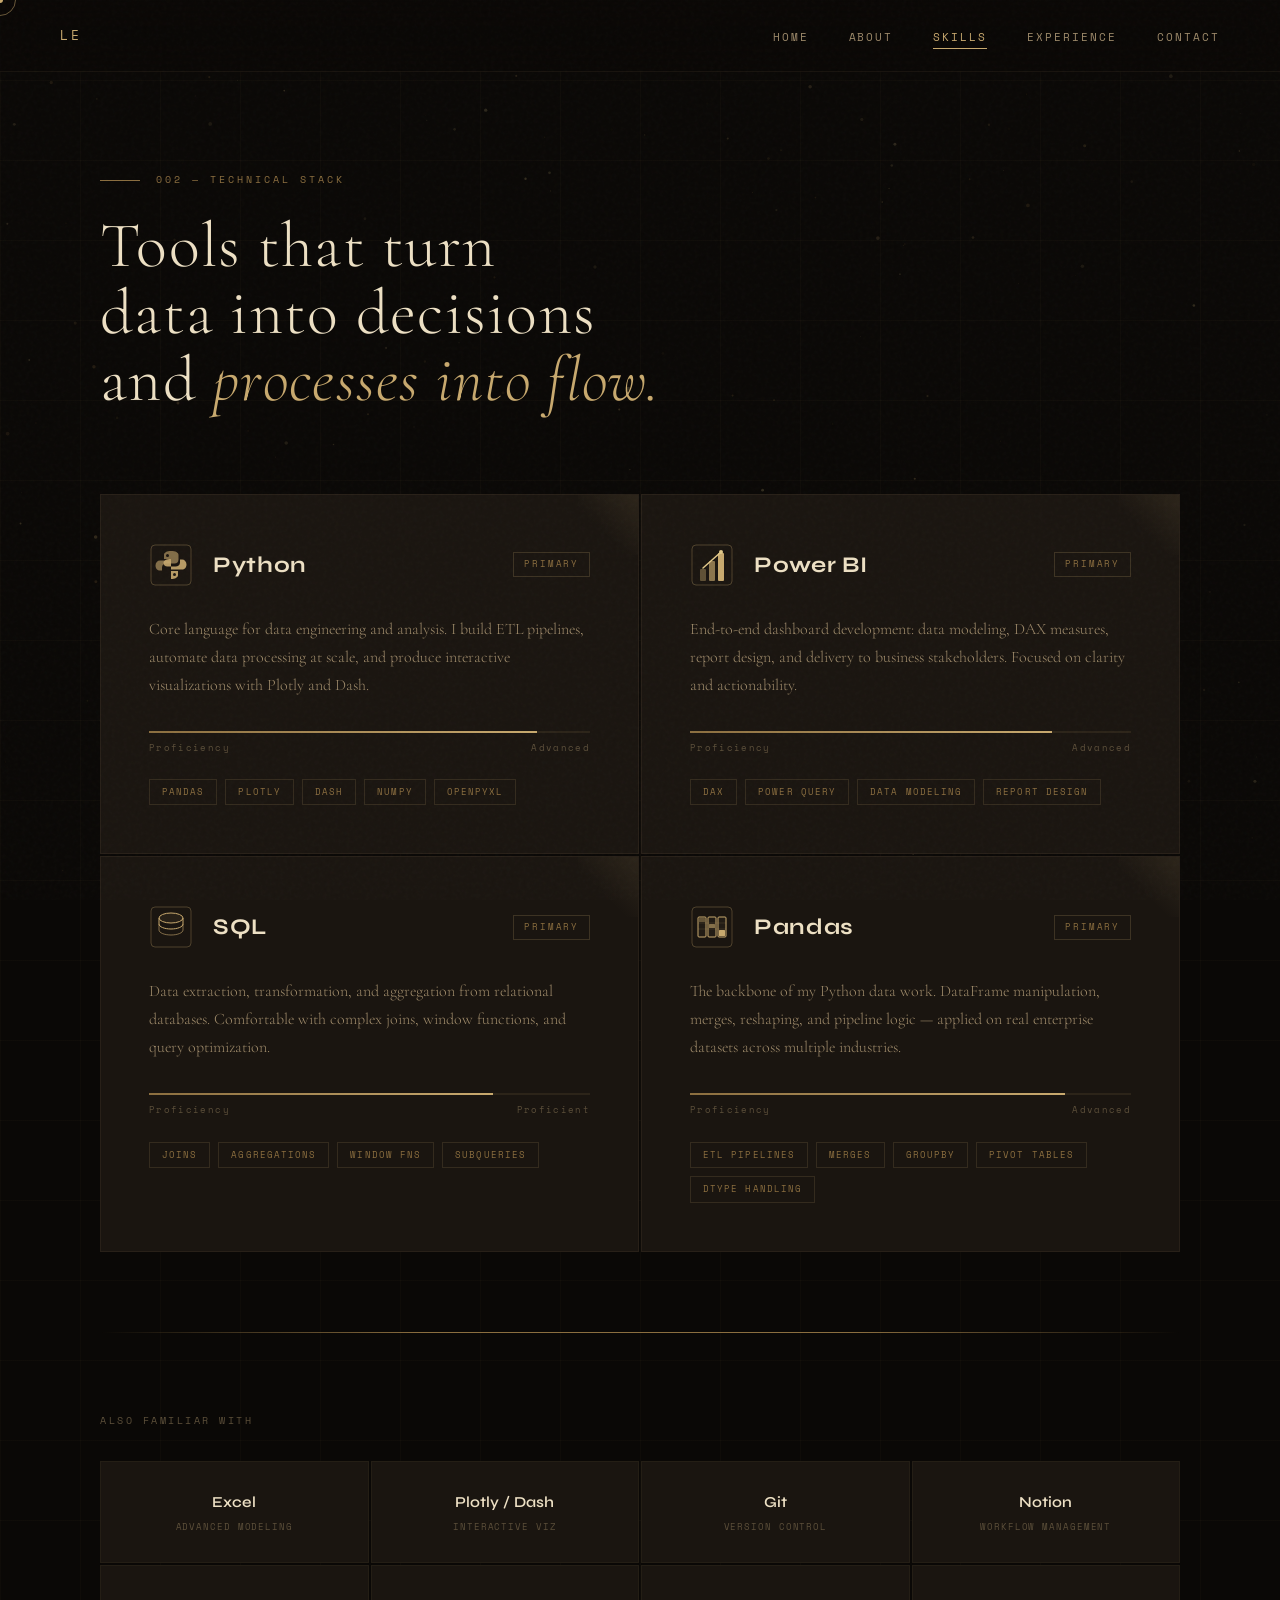
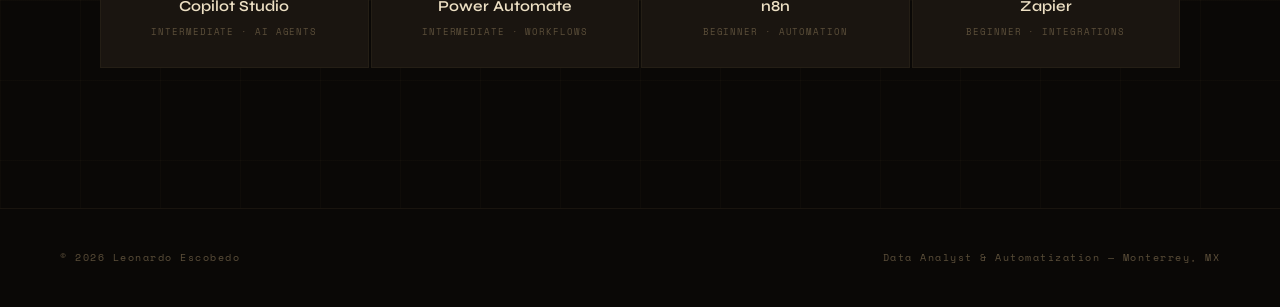
<file: skills.html>
<!DOCTYPE html>
<html lang="en">
<head>
  <meta charset="UTF-8" />
  <meta name="viewport" content="width=device-width, initial-scale=1.0" />
  <title>Skills — Leonardo Escobedo</title>
  <link rel="stylesheet" href="style.css" />
  <style>
    .skills-section {
      min-height: 100vh;
      padding: calc(var(--nav-height) + 100px) 0 140px;
      position: relative;
    }

    .skills-header {
      margin-bottom: 80px;
    }

    .skills-header h2 {
      font-family: var(--font-serif);
      font-size: clamp(2.5rem, 5vw, 4.5rem);
      font-weight: 300;
      line-height: 1.05;
      max-width: 600px;
    }

    .skills-header h2 em {
      font-style: italic;
      color: var(--sand);
    }

    /* primary skill cards */
    .skill-cards {
      display: grid;
      grid-template-columns: repeat(2, 1fr);
      gap: 2px;
      margin-bottom: 80px;
    }

    .skill-card {
      background: var(--surface);
      border: 1px solid rgba(200, 169, 110, 0.08);
      padding: 48px;
      position: relative;
      overflow: hidden;
      transition: border-color var(--transition), background var(--transition);
      cursor: none;
    }

    .skill-card:hover {
      border-color: rgba(200, 169, 110, 0.3);
      background: var(--surface2);
    }

    .skill-card:hover .skill-bar-fill {
      filter: brightness(1.2);
    }

    /* diagonal accent */
    .skill-card::after {
      content: '';
      position: absolute;
      top: 0;
      right: 0;
      width: 60px;
      height: 60px;
      border-bottom-left-radius: 2px;
      background: linear-gradient(225deg, rgba(200,169,110,0.1) 0%, transparent 60%);
      transition: opacity var(--transition);
    }

    .skill-card:hover::after {
      opacity: 2;
    }

    .skill-header-row {
      display: flex;
      align-items: center;
      gap: 20px;
      margin-bottom: 28px;
    }

    .skill-icon {
      width: 44px;
      height: 44px;
      flex-shrink: 0;
    }

    .skill-name {
      font-family: var(--font-display);
      font-size: 1.4rem;
      font-weight: 700;
      letter-spacing: 0.03em;
      color: var(--text-primary);
    }

    .skill-tag {
      margin-left: auto;
      font-family: var(--font-mono);
      font-size: 9px;
      letter-spacing: 0.2em;
      color: var(--sand-dim);
      text-transform: uppercase;
      border: 1px solid rgba(200, 169, 110, 0.2);
      padding: 4px 10px;
    }

    .skill-desc {
      font-family: var(--font-serif);
      font-size: 1rem;
      color: var(--text-secondary);
      line-height: 1.75;
      margin-bottom: 32px;
    }

    /* proficiency bar */
    .skill-bar {
      height: 2px;
      background: rgba(200, 169, 110, 0.1);
      position: relative;
      margin-bottom: 8px;
    }

    .skill-bar-fill {
      height: 100%;
      background: linear-gradient(90deg, var(--sand-dim), var(--sand));
      transition: width 1.2s cubic-bezier(0.25, 0.46, 0.45, 0.94);
    }

    .skill-bar-label {
      display: flex;
      justify-content: space-between;
      font-family: var(--font-mono);
      font-size: 9px;
      letter-spacing: 0.15em;
      color: var(--text-dim);
    }

    .skill-chips {
      display: flex;
      flex-wrap: wrap;
      gap: 8px;
      margin-top: 24px;
    }

    .chip {
      font-family: var(--font-mono);
      font-size: 9px;
      letter-spacing: 0.12em;
      text-transform: uppercase;
      color: var(--sand-dim);
      border: 1px solid rgba(200, 169, 110, 0.15);
      padding: 5px 12px;
      transition: all var(--transition);
    }

    .skill-card:hover .chip {
      border-color: rgba(200, 169, 110, 0.3);
      color: var(--sand);
    }

    /* secondary skills strip */
    .secondary-title {
      font-family: var(--font-mono);
      font-size: 10px;
      letter-spacing: 0.25em;
      text-transform: uppercase;
      color: var(--text-dim);
      margin-bottom: 32px;
    }

    .secondary-grid {
      display: grid;
      grid-template-columns: repeat(4, 1fr);
      gap: 2px;
    }

    .secondary-card {
      background: var(--surface);
      border: 1px solid rgba(200, 169, 110, 0.06);
      padding: 28px 24px;
      text-align: center;
      transition: all var(--transition);
      cursor: none;
    }

    .secondary-card:hover {
      background: var(--surface2);
      border-color: rgba(200, 169, 110, 0.2);
    }

    .secondary-card-name {
      font-family: var(--font-display);
      font-size: 0.95rem;
      font-weight: 600;
      color: var(--text-primary);
      margin-bottom: 6px;
    }

    .secondary-card-desc {
      font-family: var(--font-mono);
      font-size: 9px;
      letter-spacing: 0.1em;
      text-transform: uppercase;
      color: var(--text-dim);
    }

    @media (max-width: 768px) {
      .skill-cards { grid-template-columns: 1fr; }
      .secondary-grid { grid-template-columns: repeat(2, 1fr); }
    }
  </style>
</head>
<body>

  <div class="cursor cursor-dot" style="position:fixed;z-index:9999;pointer-events:none;"></div>
  <div class="cursor cursor-ring" style="position:fixed;z-index:9998;pointer-events:none;"></div>
  <canvas id="sand-canvas"></canvas>

  <nav>
    <a href="index.html" class="nav-logo">LE</a>
    <ul class="nav-links">
      <li><a href="index.html">Home</a></li>
      <li><a href="about.html">About</a></li>
      <li><a href="skills.html">Skills</a></li>
      <li><a href="experience.html">Experience</a></li>
      <li><a href="contact.html">Contact</a></li>
    </ul>
  </nav>

  <section class="skills-section page">
    <div class="grid-bg"></div>
    <div class="container">

      <div class="section-label reveal">002 — Technical Stack</div>

      <div class="skills-header">
        <h2 class="reveal">
          Tools that turn<br>
          data into decisions<br>
          and <em>processes into flow.</em>
        </h2>
      </div>

      <div class="skill-cards">

        <!-- Python -->
        <div class="skill-card reveal">
          <div class="skill-header-row">
            <svg class="skill-icon" viewBox="0 0 44 44" fill="none">
              <rect x="2" y="2" width="40" height="40" rx="4" stroke="rgba(200,169,110,0.3)" stroke-width="1"/>
              <path d="M22 8c-4 0-7 1.5-7 4v4h7v1.5H11c-2.5 0-4.5 2-4.5 5s2 5 4.5 5h2v-3c0-2.5 2-4 4.5-4h8c2.5 0 4-1.5 4-4V12c0-2.5-3-4-7.5-4zM18.5 11a1.5 1.5 0 1 1 0 3 1.5 1.5 0 0 1 0-3z" fill="rgba(200,169,110,0.6)"/>
              <path d="M22 36c4 0 7-1.5 7-4v-4h-7v-1.5h11c2.5 0 4.5-2 4.5-5s-2-5-4.5-5h-2v3c0 2.5-2 4-4.5 4h-8c-2.5 0-4-1.5-4-4V20c0-2.5 3-4 7.5-4zm3.5-3a1.5 1.5 0 1 1 0-3 1.5 1.5 0 0 1 0 3z" fill="rgba(200,169,110,0.9)"/>
            </svg>
            <span class="skill-name">Python</span>
            <span class="skill-tag">Primary</span>
          </div>
          <p class="skill-desc">
            Core language for data engineering and analysis. I build ETL pipelines,
            automate data processing at scale, and produce interactive visualizations
            with Plotly and Dash.
          </p>
          <div class="skill-bar">
            <div class="skill-bar-fill" data-width="88" style="width:0%"></div>
          </div>
          <div class="skill-bar-label"><span>Proficiency</span><span>Advanced</span></div>
          <div class="skill-chips">
            <span class="chip">Pandas</span>
            <span class="chip">Plotly</span>
            <span class="chip">Dash</span>
            <span class="chip">NumPy</span>
            <span class="chip">openpyxl</span>
          </div>
        </div>

        <!-- Power BI -->
        <div class="skill-card reveal reveal-delay-1">
          <div class="skill-header-row">
            <svg class="skill-icon" viewBox="0 0 44 44" fill="none">
              <rect x="2" y="2" width="40" height="40" rx="4" stroke="rgba(200,169,110,0.3)" stroke-width="1"/>
              <rect x="10" y="26" width="6" height="12" rx="1" fill="rgba(200,169,110,0.4)"/>
              <rect x="19" y="18" width="6" height="20" rx="1" fill="rgba(200,169,110,0.65)"/>
              <rect x="28" y="10" width="6" height="28" rx="1" fill="var(--sand)"/>
              <polyline points="13,25 22,17 31,9" stroke="var(--sand-light)" stroke-width="1.5" stroke-linecap="round" fill="none"/>
              <circle cx="31" cy="9" r="2" fill="var(--sand-light)"/>
            </svg>
            <span class="skill-name">Power BI</span>
            <span class="skill-tag">Primary</span>
          </div>
          <p class="skill-desc">
            End-to-end dashboard development: data modeling, DAX measures, report design,
            and delivery to business stakeholders. Focused on clarity and actionability.
          </p>
          <div class="skill-bar">
            <div class="skill-bar-fill" data-width="82" style="width:0%"></div>
          </div>
          <div class="skill-bar-label"><span>Proficiency</span><span>Advanced</span></div>
          <div class="skill-chips">
            <span class="chip">DAX</span>
            <span class="chip">Power Query</span>
            <span class="chip">Data Modeling</span>
            <span class="chip">Report Design</span>
          </div>
        </div>

        <!-- SQL -->
        <div class="skill-card reveal reveal-delay-2">
          <div class="skill-header-row">
            <svg class="skill-icon" viewBox="0 0 44 44" fill="none">
              <rect x="2" y="2" width="40" height="40" rx="4" stroke="rgba(200,169,110,0.3)" stroke-width="1"/>
              <ellipse cx="22" cy="13" rx="12" ry="5" stroke="var(--sand)" stroke-width="1" fill="rgba(200,169,110,0.08)"/>
              <path d="M10 13v6c0 2.8 5.4 5 12 5s12-2.2 12-5v-6" stroke="var(--sand)" stroke-width="1" fill="none"/>
              <path d="M10 19v6c0 2.8 5.4 5 12 5s12-2.2 12-5v-6" stroke="rgba(200,169,110,0.6)" stroke-width="1" fill="none"/>
            </svg>
            <span class="skill-name">SQL</span>
            <span class="skill-tag">Primary</span>
          </div>
          <p class="skill-desc">
            Data extraction, transformation, and aggregation from relational databases.
            Comfortable with complex joins, window functions, and query optimization.
          </p>
          <div class="skill-bar">
            <div class="skill-bar-fill" data-width="78" style="width:0%"></div>
          </div>
          <div class="skill-bar-label"><span>Proficiency</span><span>Proficient</span></div>
          <div class="skill-chips">
            <span class="chip">Joins</span>
            <span class="chip">Aggregations</span>
            <span class="chip">Window Fns</span>
            <span class="chip">Subqueries</span>
          </div>
        </div>

        <!-- Pandas -->
        <div class="skill-card reveal reveal-delay-3">
          <div class="skill-header-row">
            <svg class="skill-icon" viewBox="0 0 44 44" fill="none">
              <rect x="2" y="2" width="40" height="40" rx="4" stroke="rgba(200,169,110,0.3)" stroke-width="1"/>
              <rect x="8"  y="12" width="8"  height="20" rx="1" stroke="var(--sand)" stroke-width="1" fill="rgba(200,169,110,0.05)"/>
              <rect x="18" y="12" width="8"  height="20" rx="1" stroke="var(--sand)" stroke-width="1" fill="rgba(200,169,110,0.05)"/>
              <rect x="28" y="12" width="8"  height="20" rx="1" stroke="var(--sand)" stroke-width="1" fill="rgba(200,169,110,0.05)"/>
              <line x1="8" y1="18" x2="36" y2="18" stroke="rgba(200,169,110,0.3)" stroke-width="0.5"/>
              <line x1="8" y1="24" x2="36" y2="24" stroke="rgba(200,169,110,0.3)" stroke-width="0.5"/>
              <rect x="9" y="13" width="6" height="4" rx="0.5" fill="rgba(200,169,110,0.4)"/>
              <rect x="19" y="19" width="6" height="4" rx="0.5" fill="rgba(200,169,110,0.6)"/>
              <rect x="29" y="25" width="6" height="6" rx="0.5" fill="var(--sand)"/>
            </svg>
            <span class="skill-name">Pandas</span>
            <span class="skill-tag">Primary</span>
          </div>
          <p class="skill-desc">
            The backbone of my Python data work. DataFrame manipulation, merges,
            reshaping, and pipeline logic — applied on real enterprise datasets across multiple industries.
          </p>
          <div class="skill-bar">
            <div class="skill-bar-fill" data-width="85" style="width:0%"></div>
          </div>
          <div class="skill-bar-label"><span>Proficiency</span><span>Advanced</span></div>
          <div class="skill-chips">
            <span class="chip">ETL Pipelines</span>
            <span class="chip">Merges</span>
            <span class="chip">GroupBy</span>
            <span class="chip">Pivot Tables</span>
            <span class="chip">Dtype Handling</span>
          </div>
        </div>

      </div>

      <div class="divider reveal"></div>

      <div class="secondary-title reveal">Also familiar with</div>

      <div class="secondary-grid">
        <div class="secondary-card reveal">
          <div class="secondary-card-name">Excel</div>
          <div class="secondary-card-desc">Advanced modeling</div>
        </div>
        <div class="secondary-card reveal reveal-delay-1">
          <div class="secondary-card-name">Plotly / Dash</div>
          <div class="secondary-card-desc">Interactive viz</div>
        </div>
        <div class="secondary-card reveal reveal-delay-2">
          <div class="secondary-card-name">Git</div>
          <div class="secondary-card-desc">Version control</div>
        </div>
        <div class="secondary-card reveal reveal-delay-3">
          <div class="secondary-card-name">Notion</div>
          <div class="secondary-card-desc">Workflow management</div>
        </div>
        <div class="secondary-card reveal">
          <div class="secondary-card-name">Copilot Studio</div>
          <div class="secondary-card-desc">Intermediate · AI agents</div>
        </div>
        <div class="secondary-card reveal reveal-delay-1">
          <div class="secondary-card-name">Power Automate</div>
          <div class="secondary-card-desc">Intermediate · Workflows</div>
        </div>
        <div class="secondary-card reveal reveal-delay-2">
          <div class="secondary-card-name">n8n</div>
          <div class="secondary-card-desc">Beginner · Automation</div>
        </div>
        <div class="secondary-card reveal reveal-delay-3">
          <div class="secondary-card-name">Zapier</div>
          <div class="secondary-card-desc">Beginner · Integrations</div>
        </div>
      </div>

    </div>
  </section>

  <footer>
    <p>© 2026 Leonardo Escobedo</p>
    <p>Data Analyst &amp; Automatization — Monterrey, MX</p>
  </footer>

  <script src="main.js"></script>
  <script>
    // animate bars on scroll
    const observer = new IntersectionObserver(entries => {
      entries.forEach(e => {
        if (e.isIntersecting) {
          const fill = e.target.querySelector('.skill-bar-fill');
          if (fill) {
            setTimeout(() => {
              fill.style.width = fill.dataset.width + '%';
            }, 200);
          }
          observer.unobserve(e.target);
        }
      });
    }, { threshold: 0.3 });

    document.querySelectorAll('.skill-card').forEach(c => observer.observe(c));
  </script>
</body>
</html>
</file>
<file: style.css>
@import url('https://fonts.googleapis.com/css2?family=Cormorant+Garamond:ital,wght@0,300;0,400;0,600;1,300;1,400&family=Syne:wght@400;600;700;800&family=Space+Mono:wght@400;700&display=swap');

:root {
  --sand: #C8A96E;
  --sand-light: #E2C98A;
  --sand-pale: #F0DEB8;
  --sand-dim: #8B6E3F;
  --obsidian: #0A0806;
  --deep: #110E09;
  --surface: #1A1510;
  --surface2: #231E16;
  --surface3: #2E271C;
  --text-primary: #EDE0C4;
  --text-secondary: #9E8A6A;
  --text-dim: #5C4F3A;
  --accent: #C8A96E;
  --glow: rgba(200, 169, 110, 0.15);

  --font-display: 'Syne', sans-serif;
  --font-serif: 'Cormorant Garamond', serif;
  --font-mono: 'Space Mono', monospace;

  --nav-height: 72px;
  --transition: 0.4s cubic-bezier(0.25, 0.46, 0.45, 0.94);
}

*, *::before, *::after {
  margin: 0;
  padding: 0;
  box-sizing: border-box;
}

html {
  scroll-behavior: smooth;
}

body {
  background-color: var(--obsidian);
  color: var(--text-primary);
  font-family: var(--font-display);
  font-size: 16px;
  line-height: 1.6;
  overflow-x: hidden;
  cursor: none;
}

/* ── CUSTOM CURSOR ── */
.cursor {
  position: fixed;
  pointer-events: none;
  z-index: 9999;
}
.cursor-dot {
  width: 6px;
  height: 6px;
  background: var(--sand);
  border-radius: 50%;
  transform: translate(-50%, -50%);
  transition: transform 0.1s;
}
.cursor-ring {
  width: 32px;
  height: 32px;
  border: 1px solid rgba(200, 169, 110, 0.5);
  border-radius: 50%;
  transform: translate(-50%, -50%);
  transition: all 0.25s ease;
}
body:has(a:hover) .cursor-ring,
body:has(button:hover) .cursor-ring {
  width: 48px;
  height: 48px;
  border-color: var(--sand);
  background: rgba(200, 169, 110, 0.08);
}

/* ── NOISE OVERLAY ── */
body::before {
  content: '';
  position: fixed;
  inset: 0;
  background-image: url("data:image/svg+xml,%3Csvg viewBox='0 0 256 256' xmlns='http://www.w3.org/2000/svg'%3E%3Cfilter id='noise'%3E%3CfeTurbulence type='fractalNoise' baseFrequency='0.9' numOctaves='4' stitchTiles='stitch'/%3E%3C/filter%3E%3Crect width='100%25' height='100%25' filter='url(%23noise)' opacity='0.04'/%3E%3C/svg%3E");
  pointer-events: none;
  z-index: 1000;
  opacity: 0.6;
}

/* ── NAVIGATION ── */
nav {
  position: fixed;
  top: 0;
  left: 0;
  right: 0;
  height: var(--nav-height);
  z-index: 500;
  display: flex;
  align-items: center;
  justify-content: space-between;
  padding: 0 60px;
  backdrop-filter: blur(20px);
  -webkit-backdrop-filter: blur(20px);
  background: rgba(10, 8, 6, 0.7);
  border-bottom: 1px solid rgba(200, 169, 110, 0.08);
}

.nav-logo {
  font-family: var(--font-mono);
  font-size: 13px;
  color: var(--sand);
  letter-spacing: 0.2em;
  text-decoration: none;
  text-transform: uppercase;
}

.nav-links {
  display: flex;
  gap: 40px;
  list-style: none;
}

.nav-links a {
  font-family: var(--font-mono);
  font-size: 11px;
  letter-spacing: 0.18em;
  text-transform: uppercase;
  color: var(--text-secondary);
  text-decoration: none;
  position: relative;
  transition: color var(--transition);
}

.nav-links a::after {
  content: '';
  position: absolute;
  bottom: -4px;
  left: 0;
  width: 0;
  height: 1px;
  background: var(--sand);
  transition: width var(--transition);
}

.nav-links a:hover,
.nav-links a.active {
  color: var(--sand);
}

.nav-links a:hover::after,
.nav-links a.active::after {
  width: 100%;
}

/* ── PAGE WRAPPER ── */
.page {
  min-height: 100vh;
  padding-top: var(--nav-height);
  position: relative;
}

/* ── SAND PARTICLE CANVAS ── */
#sand-canvas {
  position: fixed;
  inset: 0;
  pointer-events: none;
  z-index: 0;
  opacity: 0.35;
}

/* ── SECTION CONTAINERS ── */
.container {
  max-width: 1200px;
  margin: 0 auto;
  padding: 0 60px;
  position: relative;
  z-index: 2;
}

/* ── SECTION LABEL ── */
.section-label {
  font-family: var(--font-mono);
  font-size: 10px;
  letter-spacing: 0.3em;
  text-transform: uppercase;
  color: var(--sand-dim);
  display: flex;
  align-items: center;
  gap: 16px;
  margin-bottom: 24px;
}

.section-label::before {
  content: '';
  display: block;
  width: 40px;
  height: 1px;
  background: var(--sand-dim);
}

/* ── TYPOGRAPHY ── */
h1, h2, h3 {
  font-family: var(--font-serif);
  font-weight: 300;
  letter-spacing: 0.02em;
}

h1 {
  font-size: clamp(3.5rem, 8vw, 7rem);
  line-height: 0.95;
}

h2 {
  font-size: clamp(2rem, 4vw, 3.5rem);
  line-height: 1.1;
}

h3 {
  font-size: 1.4rem;
}

p {
  font-family: var(--font-serif);
  font-size: 1.1rem;
  color: var(--text-secondary);
  font-weight: 300;
  line-height: 1.8;
}

/* ── DIVIDER ── */
.divider {
  width: 100%;
  height: 1px;
  background: linear-gradient(90deg, transparent, var(--sand-dim) 30%, var(--sand-dim) 70%, transparent);
  opacity: 0.3;
  margin: 80px 0;
}

/* ── BUTTONS ── */
.btn {
  display: inline-flex;
  align-items: center;
  gap: 12px;
  font-family: var(--font-mono);
  font-size: 11px;
  letter-spacing: 0.2em;
  text-transform: uppercase;
  color: var(--sand);
  border: 1px solid rgba(200, 169, 110, 0.3);
  padding: 14px 28px;
  text-decoration: none;
  position: relative;
  overflow: hidden;
  transition: all var(--transition);
  background: transparent;
  cursor: none;
}

.btn::before {
  content: '';
  position: absolute;
  inset: 0;
  background: var(--glow);
  transform: scaleX(0);
  transform-origin: left;
  transition: transform var(--transition);
}

.btn:hover {
  border-color: var(--sand);
  color: var(--sand-light);
}

.btn:hover::before {
  transform: scaleX(1);
}

.btn span {
  position: relative;
  z-index: 1;
}

/* ── FADE-IN ANIMATION ── */
.reveal {
  opacity: 0;
  transform: translateY(30px);
  transition: opacity 0.8s ease, transform 0.8s ease;
}

.reveal.visible {
  opacity: 1;
  transform: translateY(0);
}

.reveal-delay-1 { transition-delay: 0.1s; }
.reveal-delay-2 { transition-delay: 0.2s; }
.reveal-delay-3 { transition-delay: 0.3s; }
.reveal-delay-4 { transition-delay: 0.4s; }
.reveal-delay-5 { transition-delay: 0.5s; }

/* ── HORIZONTAL RULE GLYPH ── */
.glyph-line {
  display: flex;
  align-items: center;
  gap: 20px;
  color: var(--sand-dim);
  font-size: 0.7rem;
  margin: 40px 0;
}

.glyph-line::before,
.glyph-line::after {
  content: '';
  flex: 1;
  height: 1px;
  background: linear-gradient(90deg, transparent, var(--sand-dim));
}

.glyph-line::after {
  background: linear-gradient(90deg, var(--sand-dim), transparent);
}

/* ── GRID BACKGROUND ── */
.grid-bg {
  position: absolute;
  inset: 0;
  background-image:
    linear-gradient(rgba(200, 169, 110, 0.03) 1px, transparent 1px),
    linear-gradient(90deg, rgba(200, 169, 110, 0.03) 1px, transparent 1px);
  background-size: 80px 80px;
  z-index: 1;
  pointer-events: none;
}

/* ── SCROLL INDICATOR ── */
.scroll-indicator {
  position: fixed;
  right: 32px;
  top: 50%;
  transform: translateY(-50%);
  display: flex;
  flex-direction: column;
  gap: 8px;
  z-index: 400;
}

.scroll-dot {
  width: 4px;
  height: 4px;
  border-radius: 50%;
  background: var(--text-dim);
  transition: all 0.3s;
  cursor: none;
}

.scroll-dot.active {
  background: var(--sand);
  transform: scale(1.5);
}

/* ── FOOTER ── */
footer {
  padding: 40px 60px;
  border-top: 1px solid rgba(200, 169, 110, 0.08);
  display: flex;
  justify-content: space-between;
  align-items: center;
  position: relative;
  z-index: 2;
}

footer p {
  font-family: var(--font-mono);
  font-size: 10px;
  letter-spacing: 0.15em;
  color: var(--text-dim);
}

/* ── RESPONSIVE ── */
@media (max-width: 768px) {
  nav { padding: 0 24px; }
  .container { padding: 0 24px; }
  .nav-links { gap: 20px; }
  footer { padding: 32px 24px; flex-direction: column; gap: 12px; }
}
</file>
